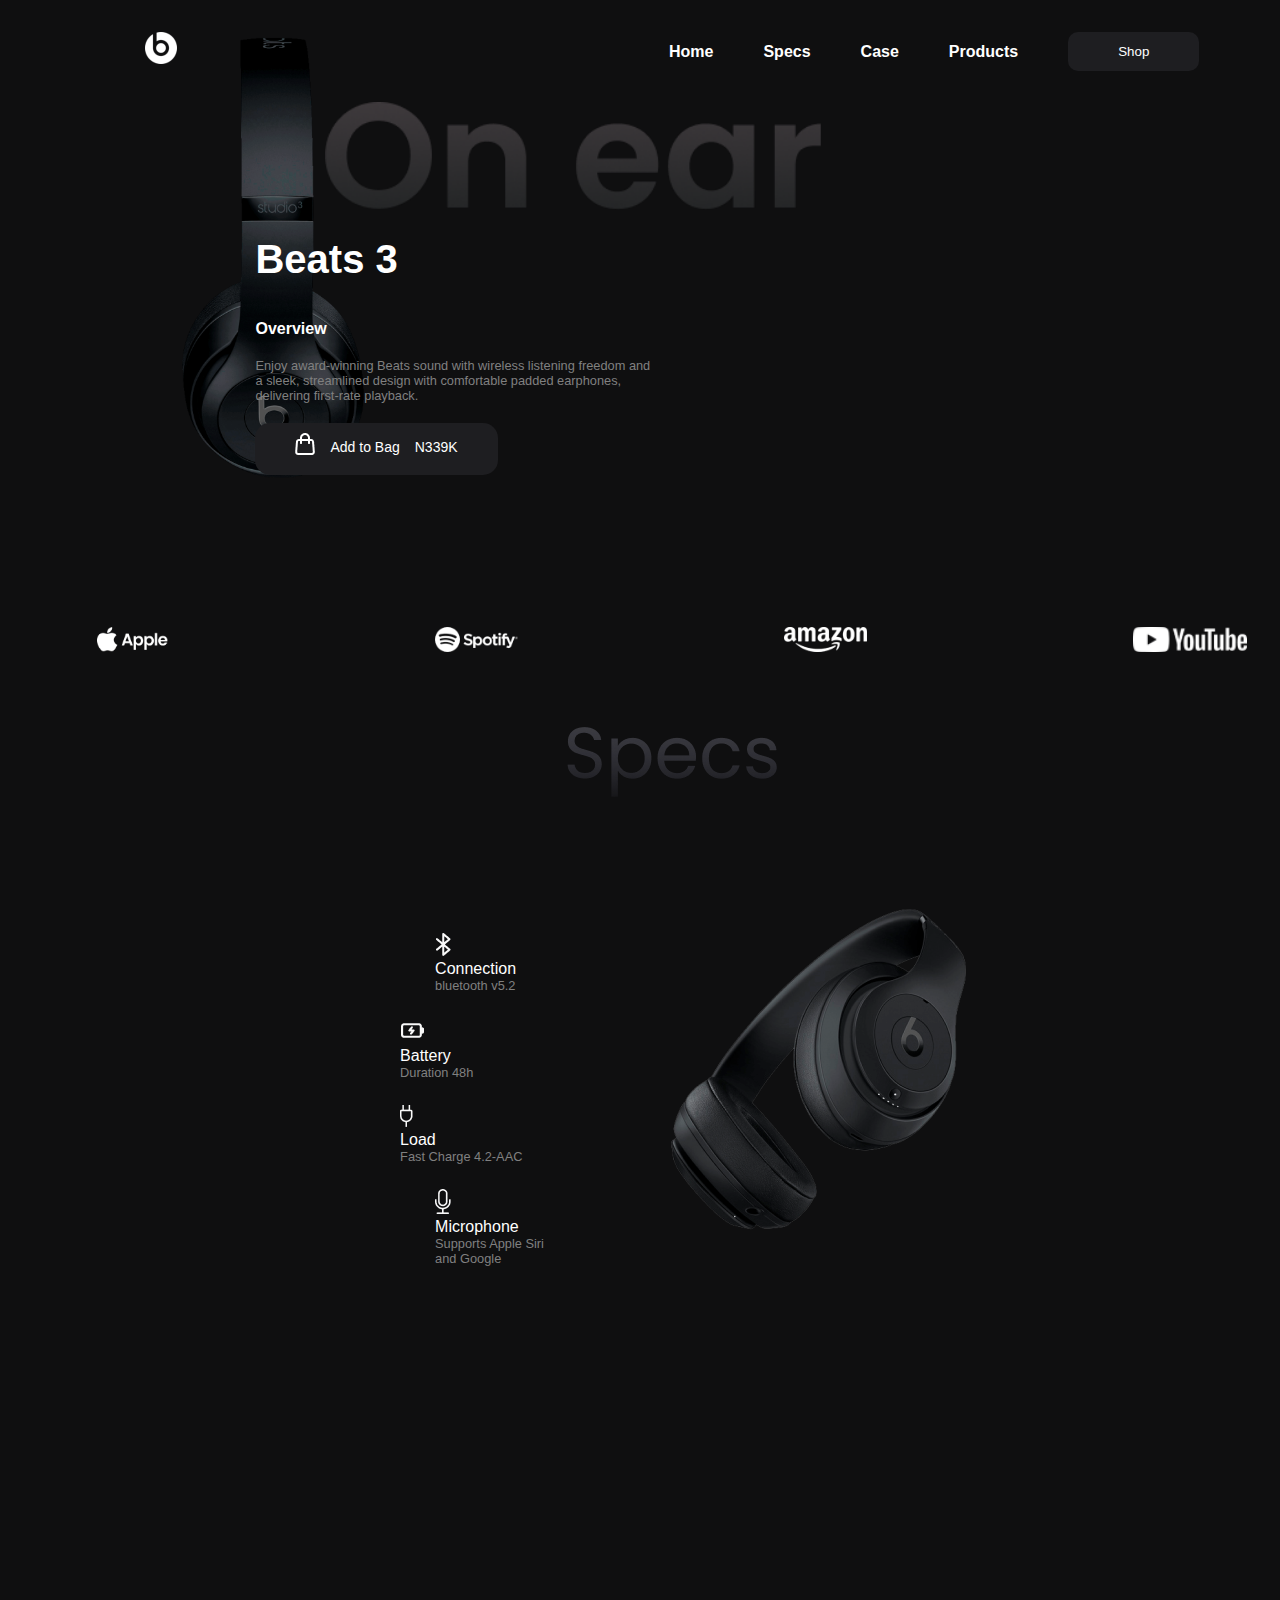
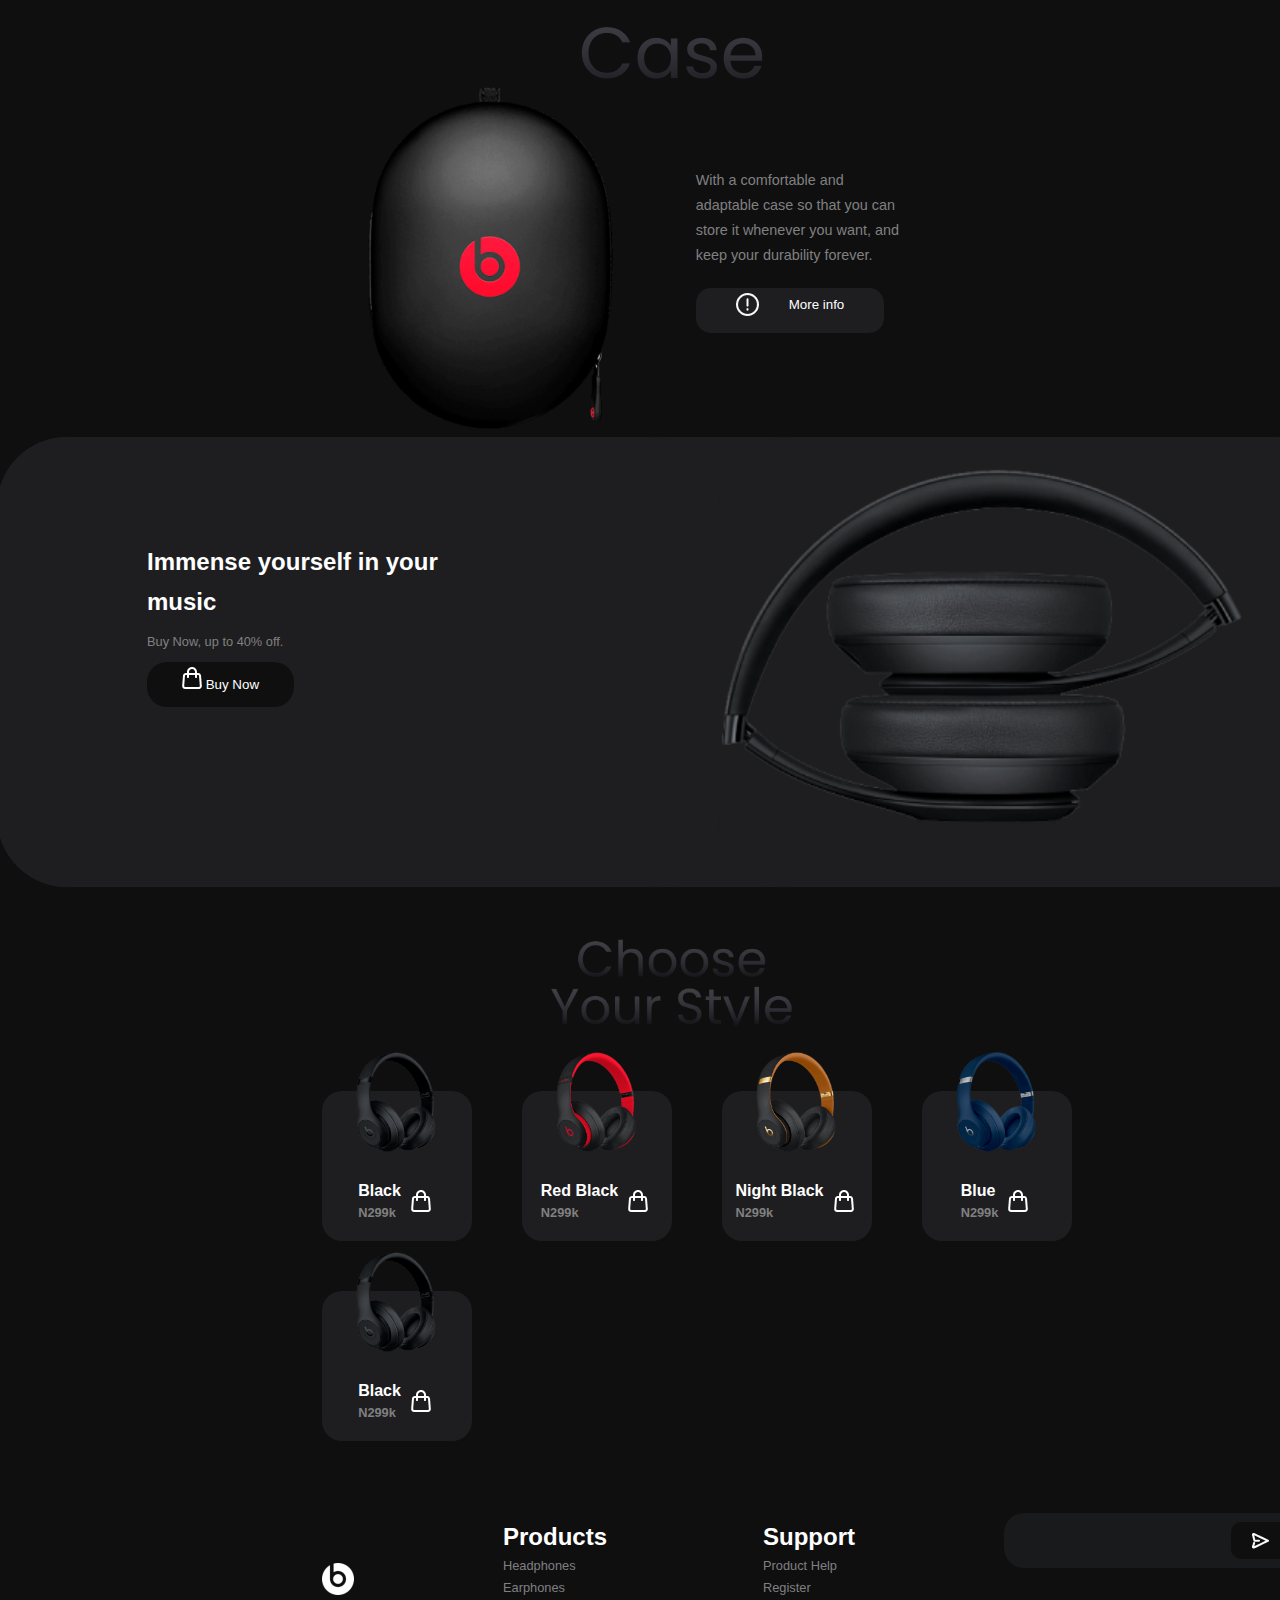
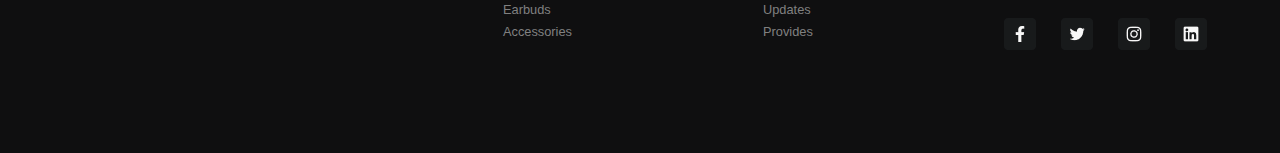
<file: main_page_assignment/Beats/index.html>
<!DOCTYPE html>
<html lang="en">
<head>
    <meta charset="UTF-8">
    <meta http-equiv="X-UA-Compatible" content="IE=edge">
    <meta name="viewport" content="width=device-width, initial-scale=1.0">
    <title>Document</title>

    <!-- css  -->
    <link rel="stylesheet" href="./style.css">
</head>
<body>
  
        
        





<!-- header (front section)  -->
    <header>
        <nav>
            <div class="navigation">



                <div class="nav-logo">
                    <img src="./Photos/beatsLogo.png" alt="beats-logo">
                </div>
        
                <div class="navHeadphoneImg">
                    <img src="./Photos/mainImage.png" alt="navHeadphoneImg">
                </div>

                <div class="nav-list">
                    <ul >
                        <li>Home</li>
                        <li>Specs</li>
                        <li>Case</li>
                        <li>Products</li>
                        <li class="nav-list-button"><button>Shop</button></li>
                    </ul>
                </div>


            </div>
        </nav>

        <section>
            <div class="onear"><img class="onear-img" src="./Photos/onEar.png" alt="onEar"></div>


            <div class="product-name"><h1>Beats 3</h1><br><h3>Overview</h3></div>

            <div class="product-description"><p><h5>Enjoy award-winning Beats sound with 
                wireless listening freedom and <br>a sleek, 
                streamlined design with comfortable 
                padded earphones,<br> delivering first-rate
                playback.</h5></p></div>

                <div class="product-buy-button">
                    <button> 
                        <img src="./Icons/shoppingBag.png" alt=""> Add to Bag <p class="model">N339K</p>
                    </button>
                </div>


              

        </section>

      
    </header>


    <!-- main section  -->

    <main>
        <div class="main-section" >


            <!-- social media  -->
            <div class="social-media-logos">
                <img src="./Photos/appleLogo.png" alt="appleLogo">
                <img src="./Photos/spotifyLogo.png" alt="spotifyLogo">
                <img src="./Photos/amazonLogo.png" alt="amazonLogo">
                <img src="./Photos/youtubeLogo.png" alt="youtubeLogo">
            </div>







            <!-- specs  -->

            <div class="main-section specs ">
                <div class="spec-img"><img src="./Icons/specsLogo.png" alt=""></div>
    
              <div class="specs-menu">

                  <!-- specs left    -->
    
                  <div class="specs-left">
    
                    <div  id="spec-list-arc" class="spec-left-logo "><img src="./Icons/bluetooth.png" alt="">
                        <h3>Connection</h3>
                        <h5>bluetooth v5.2 </h5>
                    </div>
                    

                    <div class="spec-left-logo  "><img src="./Icons/battery.png" alt="battery">
                        <h3>Battery</h3>
                        <h5>Duration 48h </h5>
                    </div>
                    
                    <div class="spec-left-logo "><img src="./Icons/charger.png" alt="charger">
                        <h3>Load</h3>
                        <h5>Fast Charge 4.2-AAC </h5>
                    </div>
                    
                    <div  id="spec-list-arc"  class="spec-left-logo"><img src="./Icons/mic.png" alt="microphone">
                        <h3>Microphone</h3>
                        <h5>Supports Apple Siri <br>and Google </h5>
                    </div>
                    
                    
                </div>
    
                <!-- specs right  -->
            <div class="specs-right-img"><img src="./Photos/specsImage.png" alt=""></div>
            </div>
              </div>

            <!-- case  -->
            <div class="main-section case">

                <div class="case-img">
                    <img src="./Icons/caseLogo.png" alt="caseLogo">
                </div>

               <div class="case parallel">

                 <!-- case left  -->
                 <div class="case-left">
                    <img src="./Photos/caseImage.png" alt="caseImage">
                </div>


                <!-- case right  -->

                <div class="case-right">

                    <div class="case-para">
                        <p><h5> With a comfortable
                            and <br> adaptable
                            case so that you
                            can <br> store it
                            whenever you want,
                            and <br> keep your
                            durability forever.</h5></p>
                    </div>
    
                    <div class="case-button"><button><img src="./Icons/group.png" alt="">More info</button></div>
    
                </div>
               </div>


                <!-- case bottom  -->

                <div class="case-bottom ">

                    <div class="case-bottom container">
                        <div class="container left">
                            <h2>Immense yourself in your <br>music</h2>
    
                            <h5>Buy Now, up to 40% off.</h5>
    
                            <button id="buynow-button"> <img src="./Icons/shoppingBag.png" alt=""> Buy Now</button>
    
                    
                        </div>



                        <div class="container right"><img src="./Photos/buyNowSectionImage.png" alt=""></div>
                    </div>
                </div>




                

                



            </div>



            <!-- choose your style  -->

            <div class="main-section choose-your-style">

                <div class="choose-your-style-img"><img src="./Icons/productLogo.png" alt=""></div>


                <div class="cards">

                    <div class="card-items">
                        <img class="card-headpones" src="./Photos/black.png" alt="">
                        <div class="card-info">
                            <div >
                                <h3>Black</h3> 
                            <h5>N299k</h5>
                            </div>
                            <img src="./Icons/shoppingBag.png" alt="">
                        </div>
                    </div>

                    <div class="card-items">
                        <img class="card-headpones" src="./Photos/redBlack.png" alt="">
                        <div class="card-info">
                           <div> <h3>Red Black</h3>
                            <h5>N299k</h5></div>
                            <img src="./Icons/shoppingBag.png" alt="">
                        </div>
                    </div>


                    <div class="card-items">
                        <img class="card-headpones" src="./Photos/nightBlack.png" alt="">
                        <div class="card-info">
                            <div><h3>Night Black</h3>
                                <h5>N299k</h5></div>
                            <img src="./Icons/shoppingBag.png" alt="">
                        </div>
                    </div>



                    <div class="card-items">
                        <img class="card-headpones" src="./Photos/blue.png" alt="">
                        <div class="card-info">
                            <div><h3>Blue</h3>
                                <h5>N299k</h5></div>
                            <img src="./Icons/shoppingBag.png" alt="">
                        </div>
                    </div>




                    <div class="card-items">
                        <img class="card-headpones" src="./Photos/black.png" alt="">
                        <div class="card-info">
                            <div><h3>Black</h3>
                                <h5>N299k</h5></div>
                            <img src="./Icons/shoppingBag.png" alt="">
                        </div>
                    </div>




                </div>

                    
            </div>




            

            


        </div>
    </main>



    <!-- footer   -->

    <footer>
        <div class="footer">

            <div class="footer-logo">
                <img src="./Photos/beatsLogo.png" alt="beats-logo">
            </div>

            <div class="footer-list ">
                <ul class="products-list">
                    <li> <h2> Products</h2></li>
                    <li> <h5>Headphones</h5></li>
                    <li> <h5>Earphones</h5></li>
                    <li> <h5>Earbuds</h5></li>
                    <li> <h5>Accessories</h5></li>
                </ul>
            </div>


            <div class="footer-list">
                <ul class="Support-list">
                    <li> <h2>Support</h2></li>
                    <li> <h5> Product Help</h5></li>
                    <li> <h5>Register</h5></li>
                    <li> <h5>Updates</h5></li>
                    <li> <h5>Provides</h5></li>
                </ul>
            </div>


            <div class="social">


                 <div class="subscribe">

                    <label for="subscribe"><img src="./Icons/rightArrow.png" alt=""> Subscribe</label>
                <input type="email" name="email" id="subscribe">
                 </div>

                 <div class="social-link">
                    <img src="./Icons/facebook.png" alt="fb">
                    <img src="./Icons/twitter.png" alt="twitter">
                    <img src="./Icons/instagram.png" alt="insta">
                    <img src="./Icons/linkedin.png" alt="linkedin">

                    
                </div>

               


            </div>

            <div class="up-arrow">
                <img src="./Icons/upArrow.png" alt="">
            </div>



        </div>

    </footer>



    


    
</body>
</html>
</file>
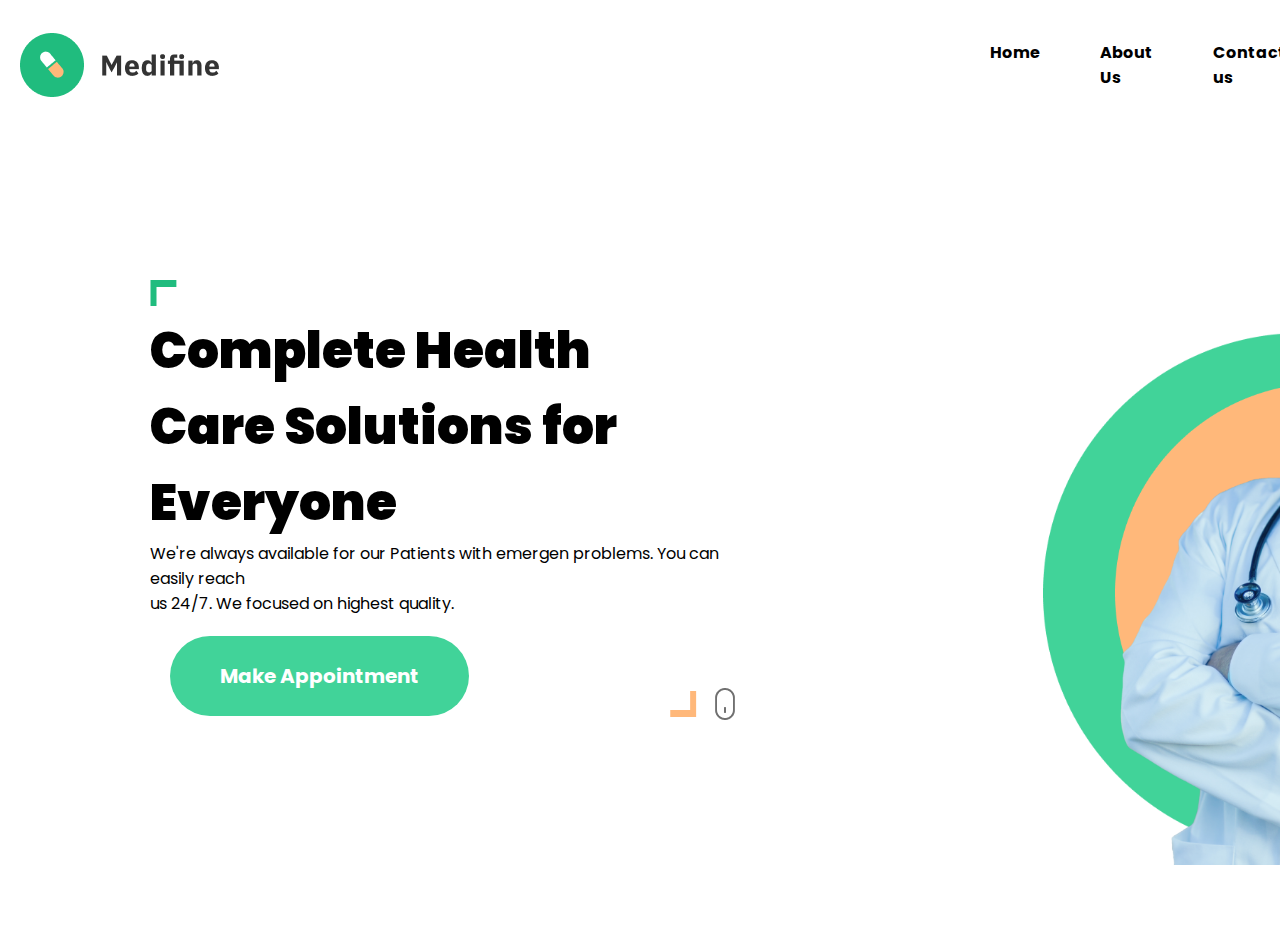
<file: main_page_assignment/Multi-Page Website/index.html>
<!DOCTYPE html>
<html lang="en">
<head>
    <meta charset="UTF-8">
    <meta http-equiv="X-UA-Compatible" content="IE=edge">
    <meta name="viewport" content="width=device-width, initial-scale=1.0">
    <title>Document</title>

    <!-- css file  -->

    <link rel="stylesheet" href="./style.css">


    <!-- fonts  -->
    <link rel="preconnect" href="https://fonts.googleapis.com">
<link rel="preconnect" href="https://fonts.gstatic.com" crossorigin>
<link href="https://fonts.googleapis.com/css2?family=Gloock&family=Inter&family=Mynerve&family=Poppins&display=swap" rel="stylesheet">
</head>
<body>
    <header>
        <div class="nav">
            <img src="./images/logo.png" alt="LOGO">

            <div class="nav nav_list">
                <ul>
                    <li><a href="./index.html">Home</a></li>
                    <li><a href="./aboutus.html">About Us</a></li>
                    <li><a href="./contactus.html">Contact us</a></li>
                </ul>
            </div>
        </div>
    </header>
     
     
    <main>
        <div class="left">
            <img src="./images/topAngle.png" alt="">

            <h1>Complete Health <br>
                Care Solutions for <br>
                Everyone</h1>

            <p>We're always available for our Patients with emergen problems. You can easily reach <br>
                us 24/7. We focused on highest quality.</p>

                <button>Make Appointment</button>

                <div class="arrow">
                    <img src="./images/bottomAngle.png" alt="">

                <img src="./images/mouse.png" alt="">
                </div>


        </div>

        <div class="right">

            <img id="greenbox" src="./images/greenBox.png" alt="">
            <img id="yellowbox" src="./images/yellowBox.png" alt="">

            <img id="doc_img" src="./images/doctor.png" alt="">
        </div>
    </main>
    

</body>
</html>
</file>
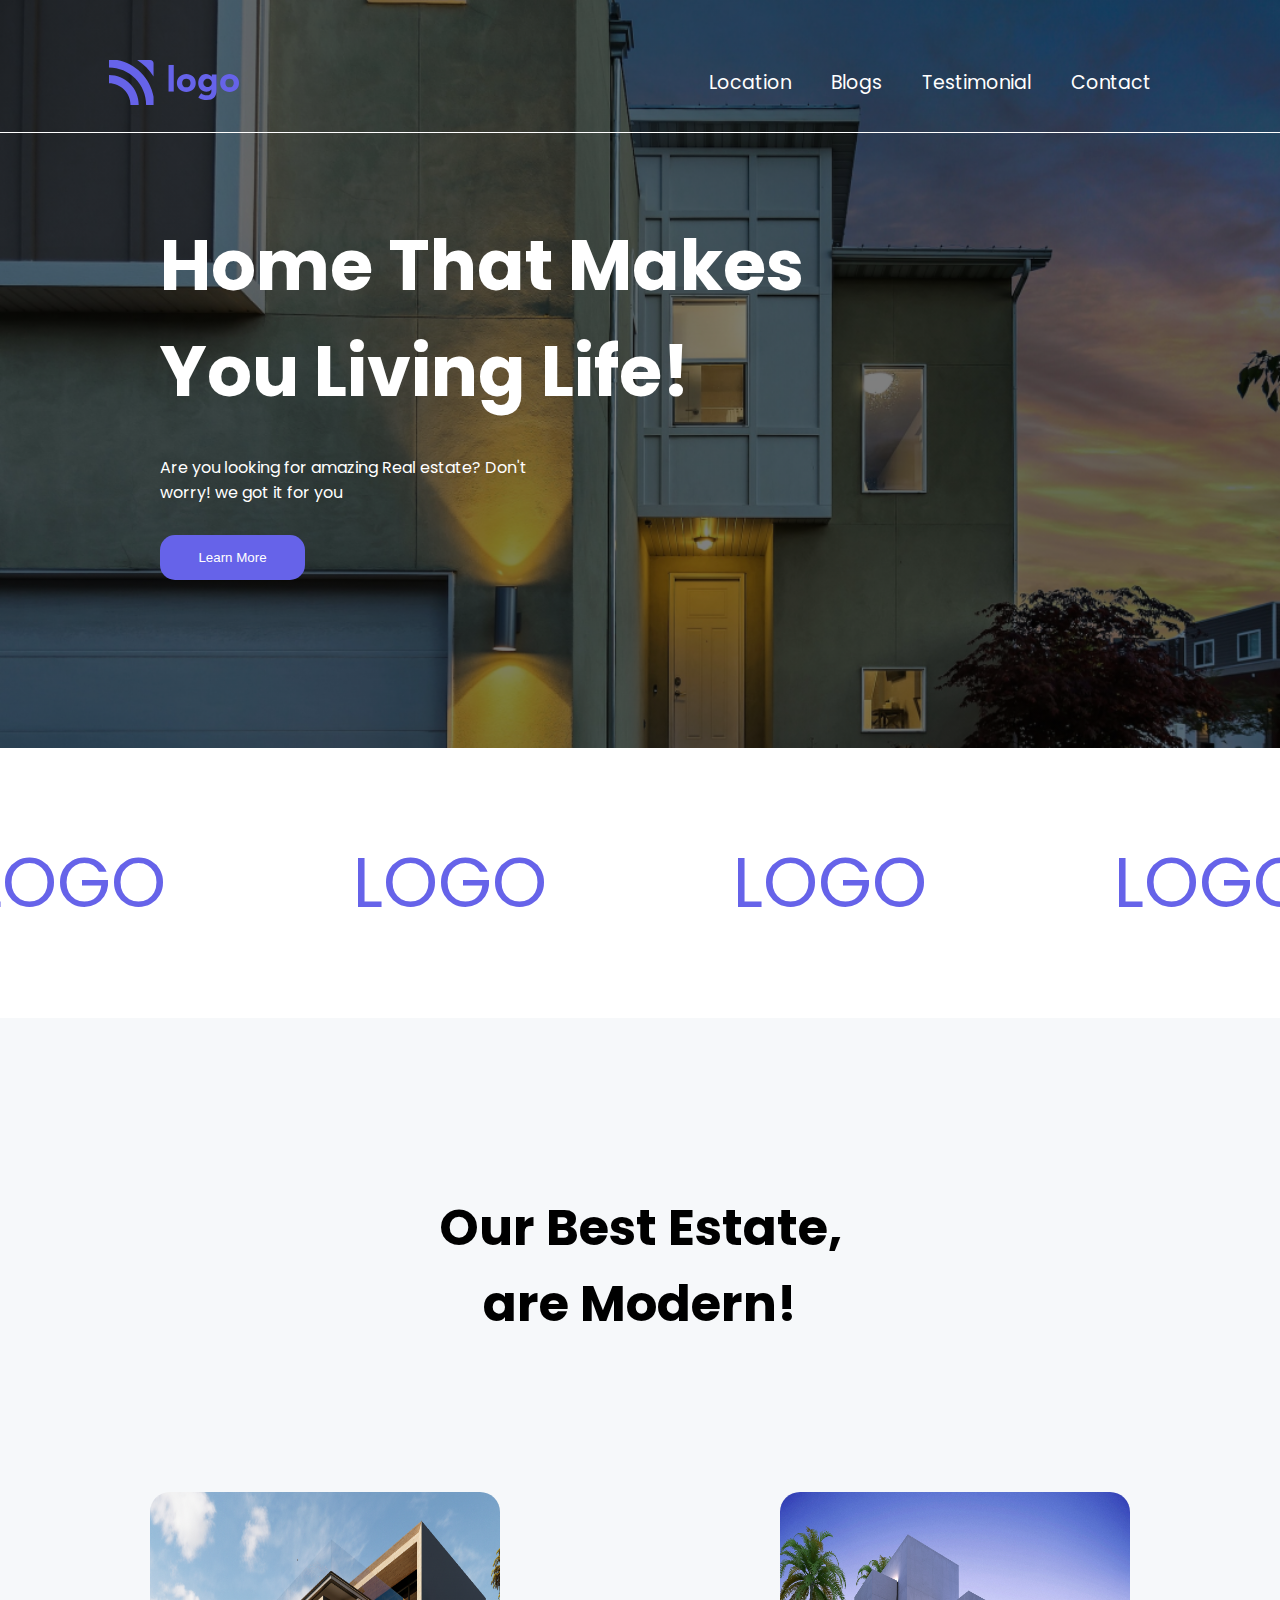
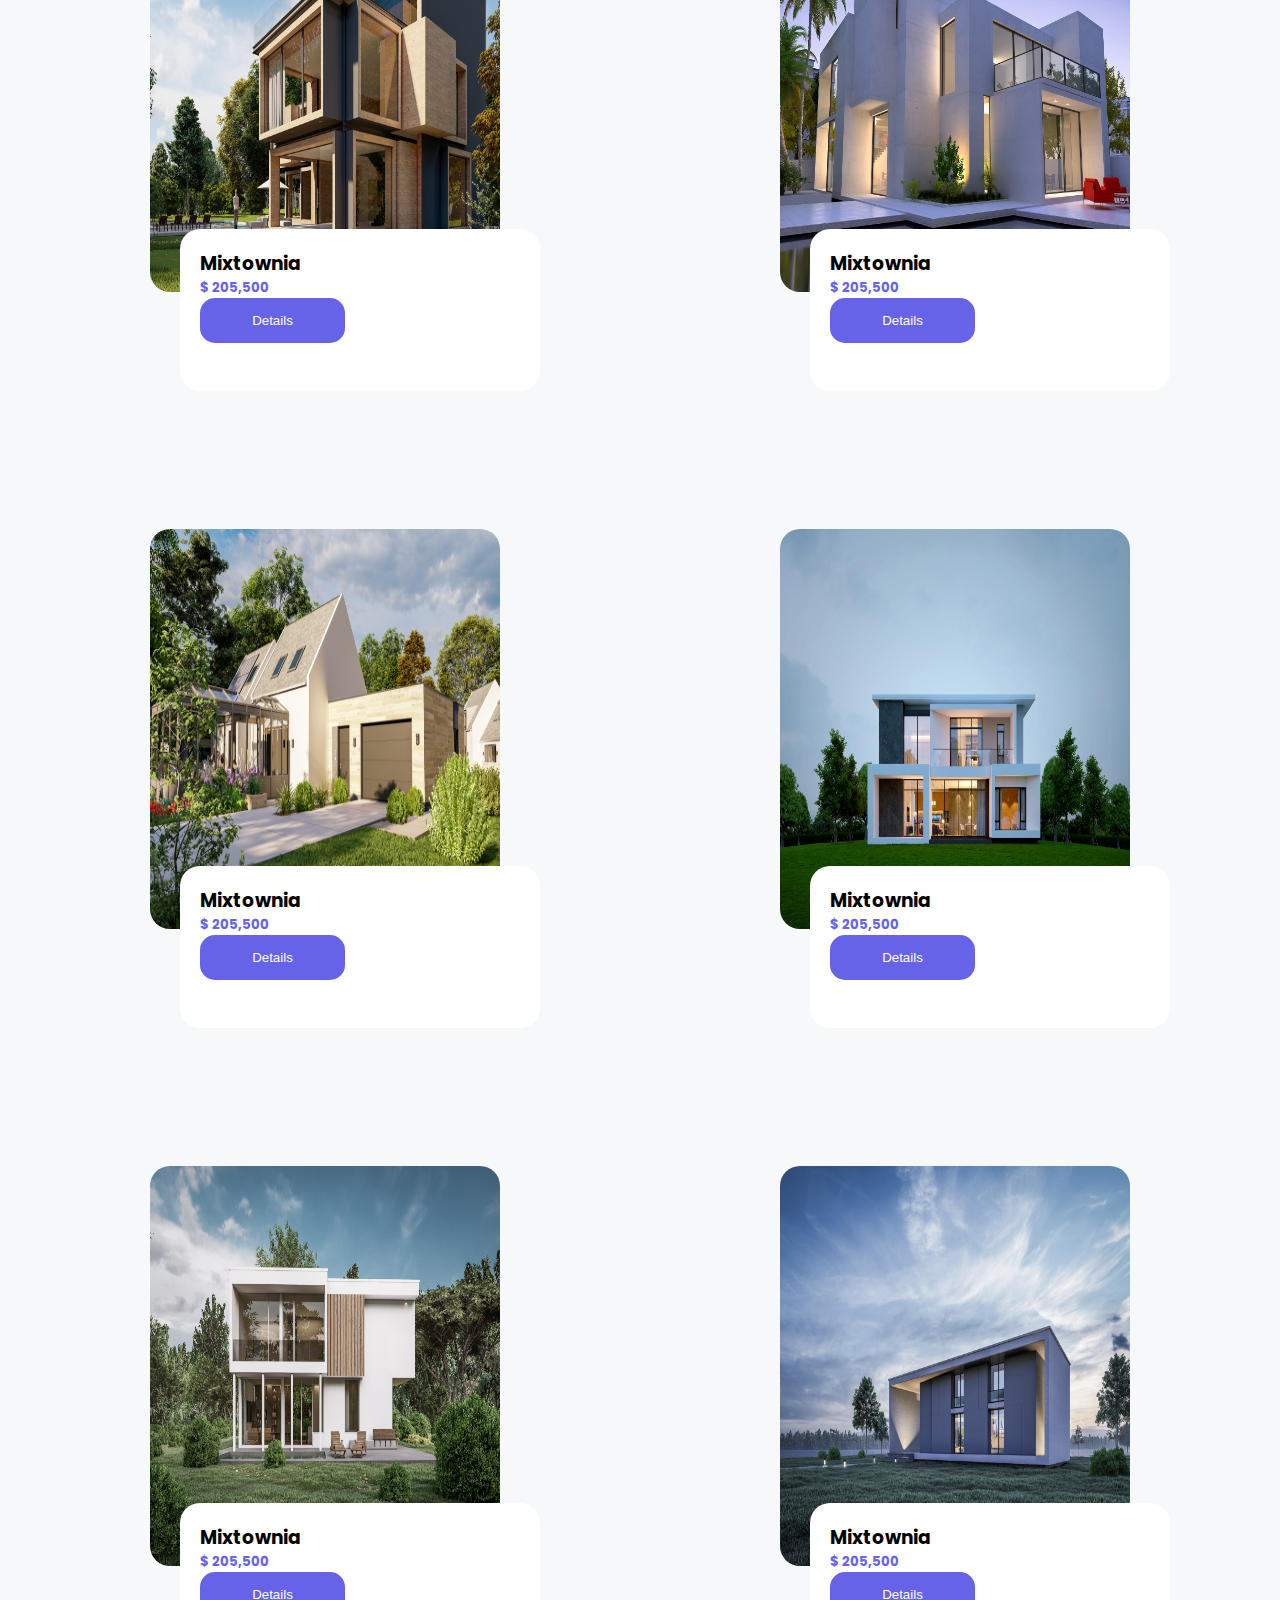
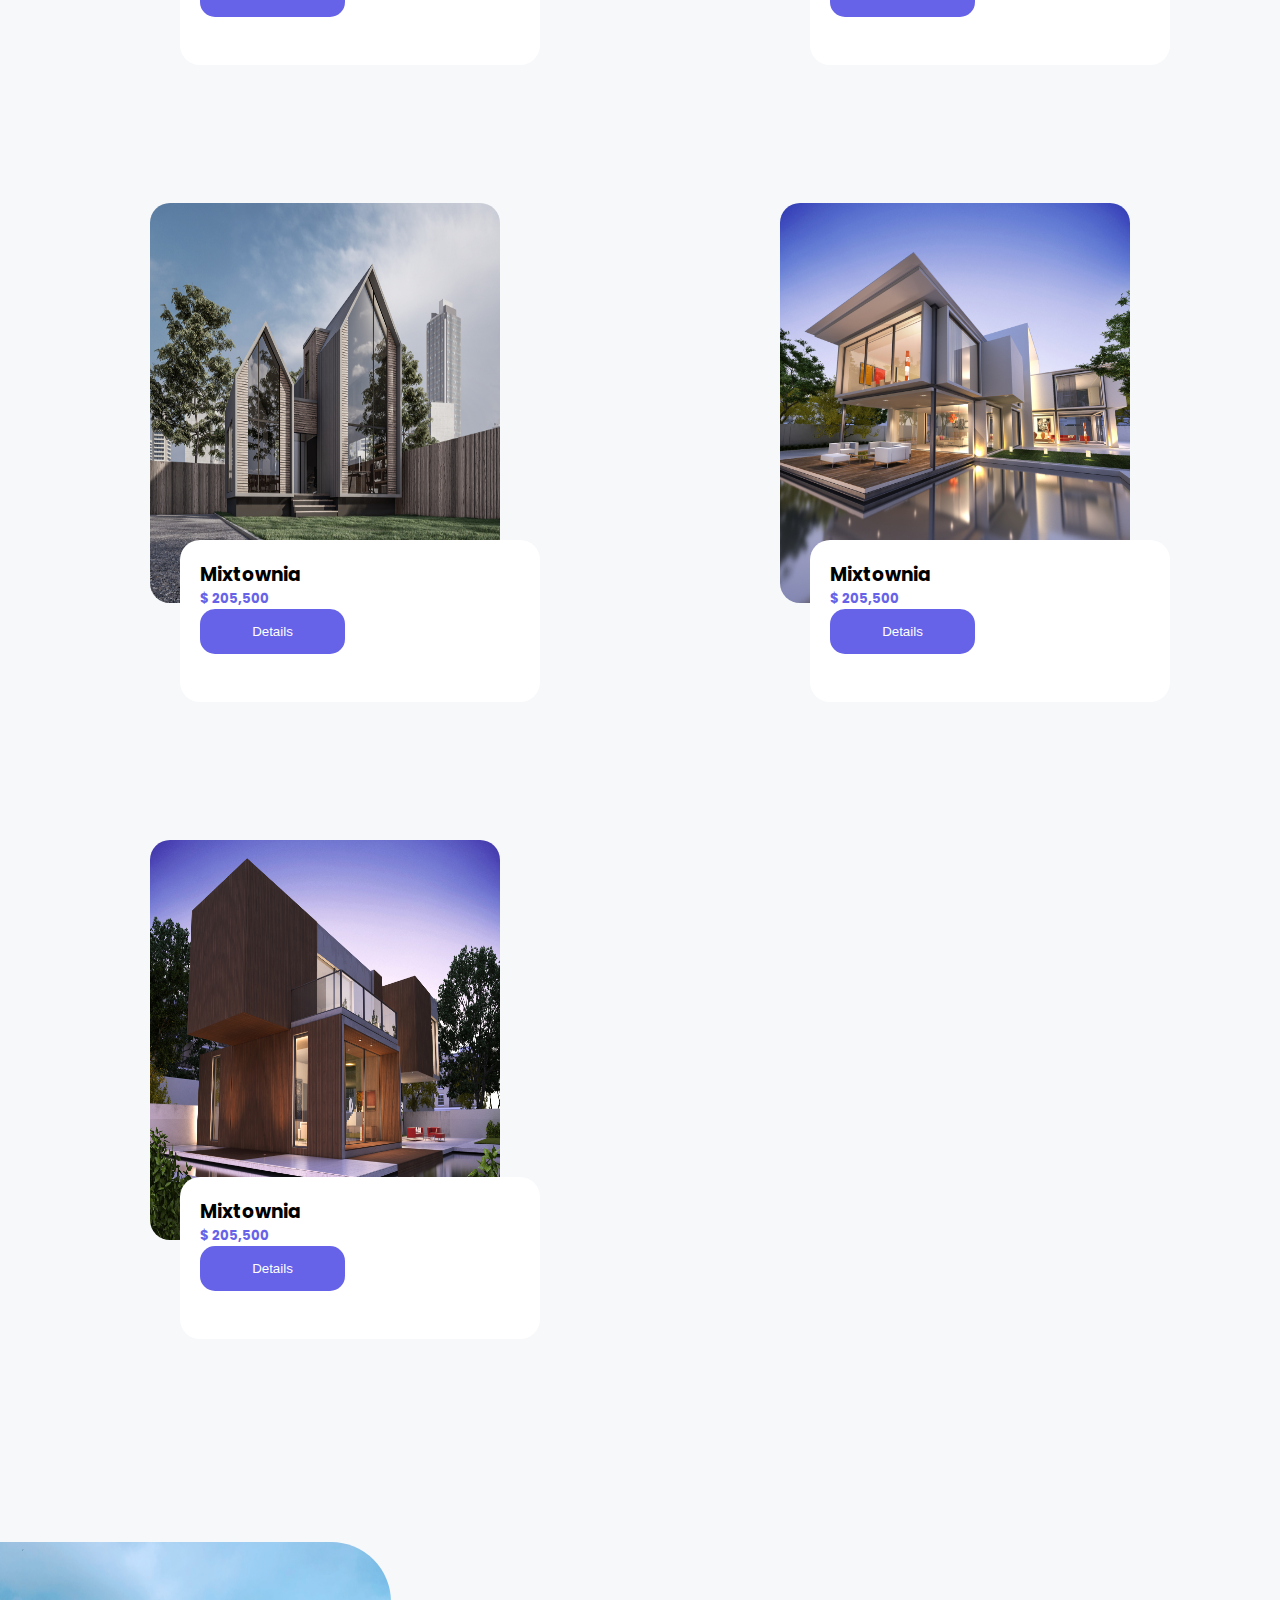
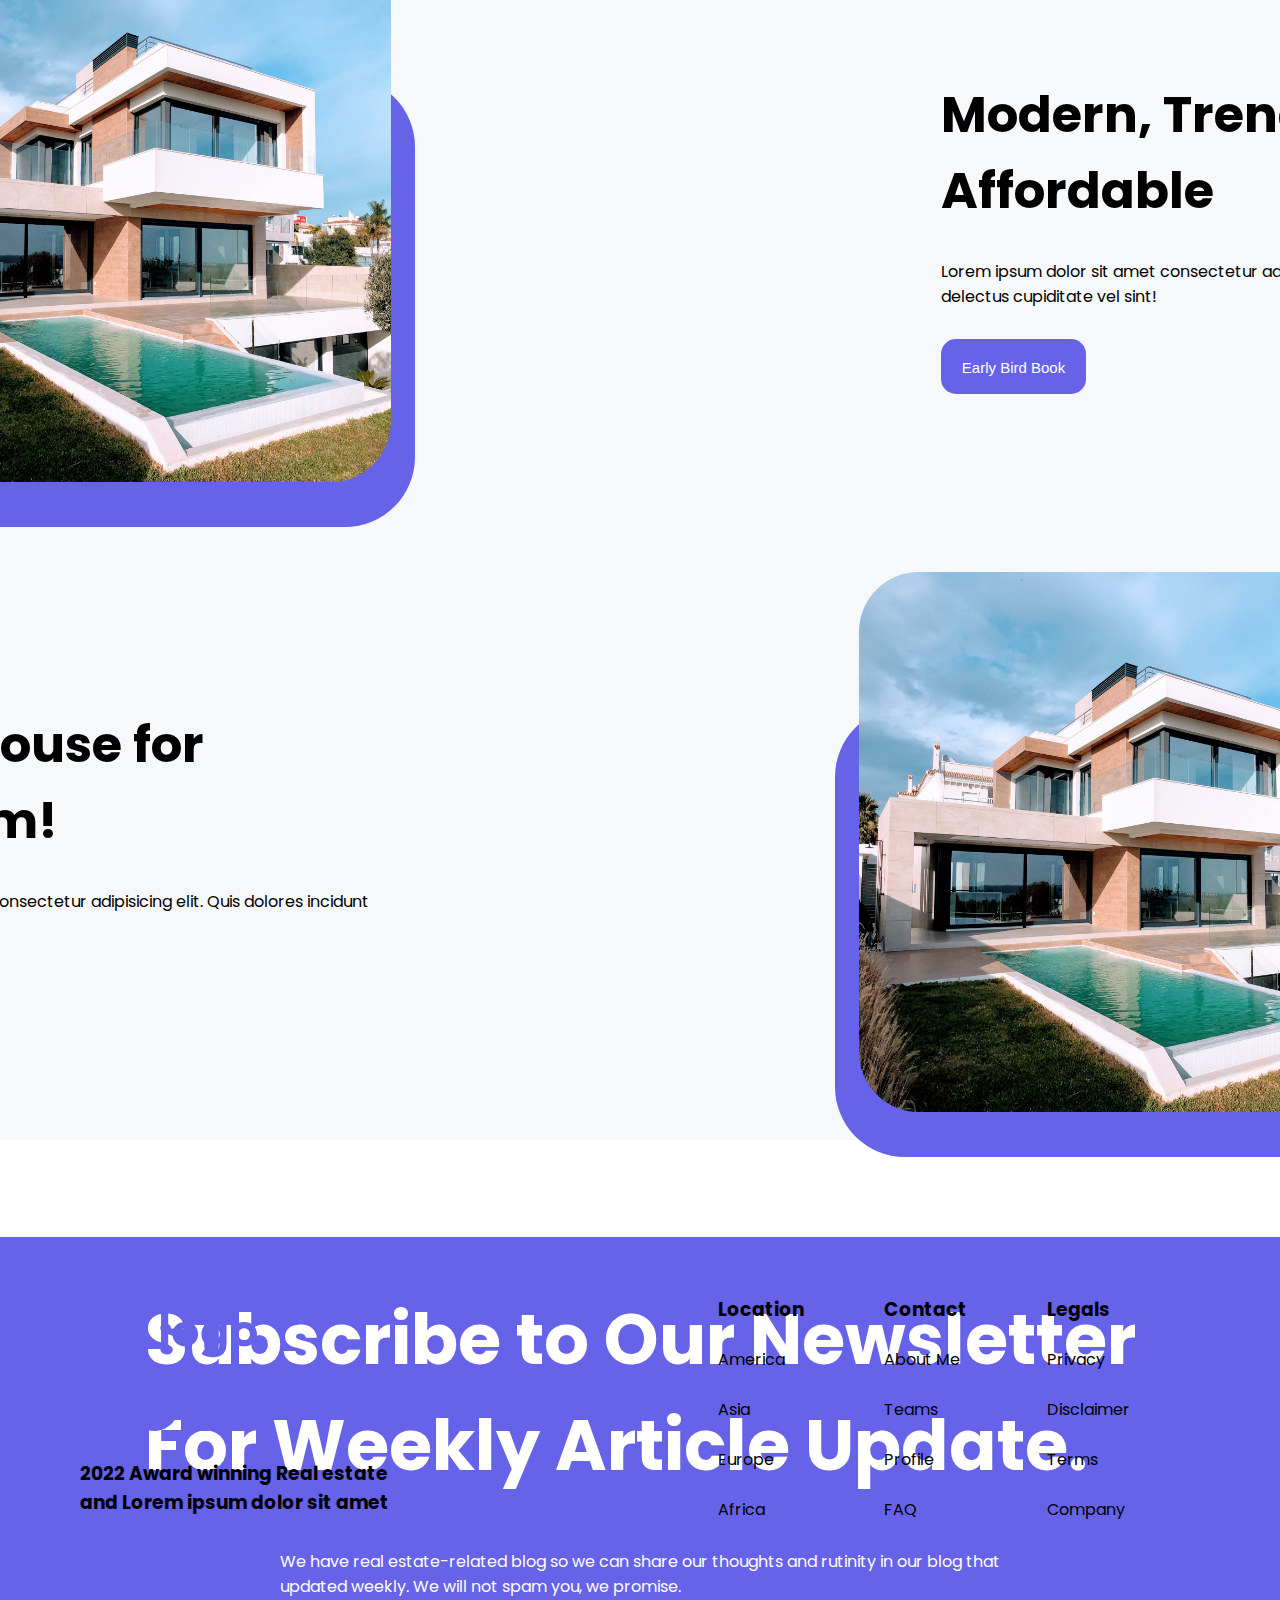
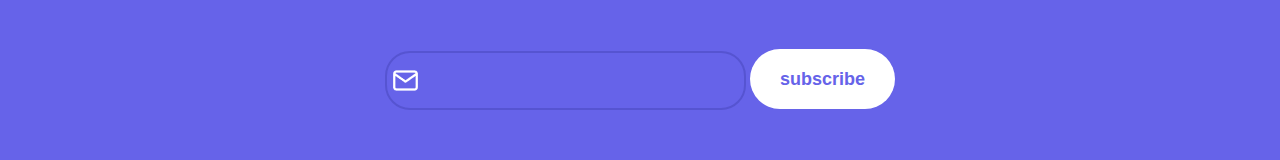
<file: main_page_assignment/Real Estate/index.html>
<!DOCTYPE html>
<html lang="en">
<head>
    <meta charset="UTF-8">
    <meta http-equiv="X-UA-Compatible" content="IE=edge">
    <meta name="viewport" content="width=device-width, initial-scale=1.0">
    <title>Document</title>
    
    <!-- css  -->
    <link rel="stylesheet" href="./style.css">


    <!-- fonts  -->
    <link rel="preconnect" href="https://fonts.googleapis.com">
    <link rel="preconnect" href="https://fonts.gstatic.com" crossorigin>
    <link href="https://fonts.googleapis.com/css2?family=Gloock&family=Inter&family=Mynerve&family=Poppins:wght@300&display=swap" rel="stylesheet">


<body>
 
    <header>
        <div class="header ">
            <div class="nav">
                <img  src="./Icons/Logo.svg" alt="logo">

                <div class="nav_list">
                    <ul class="nav_list">
                        <li> <a href="">Location</a> </li>
                        <li> <a href="">Blogs</a> </li>
                        <li> <a href="">Testimonial</a> </li>
                        <li> <a href="">Contact</a> </li>
                        
                    </ul>
                </div>
                
               

            </div>
            <div class="header_line"></div>

        </div>

    <div class="header_intro">
        <div><h1>Home That Makes <br> You Living Life!</h1> </div>
        <div><p>Are you looking for amazing Real estate? Don't <br>
            worry! we got it for you</p></div>
        <button>Learn More</button>
    </div>



    <div class="header_main">
        <div class="logo_box">

            <span>LOGO</span>
            <span>LOGO</span>
            <span>LOGO</span>
            <span>LOGO</span>
        </div>

        
    </div>
    </header> 


    <!-- MAIN SECTION  -->

    <main>


        <div class="card_heading"><h2>Our Best Estate,<br>
            are Modern!</h2></div>

        <div class="cards">
            
            <div class="card">

                <img src="./Photos/cardImage1.png" alt="cards">
                

                <div class="card_info">
                    <h3>Mixtownia</h3>
                    <h5>$ 205,500</h5>
                    <button>Details</button>
                </div>
            </div>

            <div class="card">

                <img src="./Photos/cardImage2.png" alt="cards">
                

                <div class="card_info">
                    <h3>Mixtownia</h3>
                    <h5>$ 205,500</h5>
                    <button>Details</button>
                </div>
            </div>


            <div class="card">

                <img src="./Photos/cardImage3.png" alt="cards">
                

                <div class="card_info">
                    <h3>Mixtownia</h3>
                    <h5>$ 205,500</h5>
                    <button>Details</button>
                </div>
            </div>



            <div class="card">

                <img src="./Photos/cardImage4.png" alt="cards">
                

                <div class="card_info">
                    <h3>Mixtownia</h3>
                    <h5>$ 205,500</h5>
                    <button>Details</button>
                </div>
            </div>


            <div class="card">

                <img src="./Photos/cardImage5.png" alt="cards">
                

                <div class="card_info">
                    <h3>Mixtownia</h3>
                    <h5>$ 205,500</h5>
                    <button>Details</button>
                </div>
            </div>



            <div class="card">

                <img src="./Photos/cardImage6.png" alt="cards">
                

                <div class="card_info">
                    <h3>Mixtownia</h3>
                    <h5>$ 205,500</h5>
                    <button>Details</button>
                </div>
            </div>



            <div class="card">

                <img src="./Photos/cardImage7.png" alt="cards">
                

                <div class="card_info">
                    <h3>Mixtownia</h3>
                    <h5>$ 205,500</h5>
                    <button>Details</button>
                </div>
            </div>



            <div class="card">

                <img src="./Photos/cardImage8.png" alt="cards">
                

                <div class="card_info">
                    <h3>Mixtownia</h3>
                    <h5>$ 205,500</h5>
                    <button>Details</button>
                </div>
            </div>



            <div class="card">

                <img src="./Photos/cardImage9.png" alt="cards">
                

                <div class="card_info">
                    <h3>Mixtownia</h3>
                    <h5>$ 205,500</h5>
                    <button>Details</button>
                </div>
            </div>


        
        </div>


        <div class="below_cards">
            <div class="below_left">
                <div class="img_cont">
                    <div class="img_border">
                        
                    </div>    
                </div>

            </div>
            <img  id="below_left_img" src="./Photos/featuresImage1.png" alt="featureimage">



            <div class="below_right">
                <h2>Modern, Trendy, <br>    
                    Affordable</h2>

                    <p style="color: black;">Lorem ipsum dolor sit amet consectetur adipisicing elit. Quis dolores incidunt <br> delectus cupiditate vel sint! </p>

                    <button>Early Bird Book</button>
                
            </div>
        </div>


        <div class="below_cards below_cards1">
            <div class="below_left">
                <div class="img_cont">
                    <div class="img_border">
                        
                    </div>    
                </div>

            </div>
            <img  id="below_left_img" src="./Photos/featuresImage1.png" alt="featureimage">



            <div class="below_right">
                <h2>Unique House for <br>
                    Long Term!</h2>

                    <p style="color: black;">Lorem ipsum dolor sit amet consectetur adipisicing elit. Quis dolores incidunt <br> delectus cupiditate vel sint! </p>

                    <button>Early Bird Book</button>
                
            </div>
        </div>


        <div class="subscribe">
            <h1>Subscribe to Our Newsletter <br>
                For Weekly Article Update.</h1>
            <p>We have real estate-related blog so we can share our thoughts and rutinity in our blog that <br>
                updated weekly. We will not spam you, we promise.</p>
                <div class="emialsubs">

                    <input type="email" name="email" id="subscribe" title="1234@gmail.com">
                    <label for="subscribe" ><button>subscribe</button></label>
                    
                 </div>
        </div>

        
    </main>


    <footer>
        <div class="footer_left">

            <img src="./Icons/Logo.svg" alt="">

            <div class="social_img">
                <img src="./Icons/facebook.png" alt=""><img src="./Icons/twitter.png" alt=""><img src="./Icons/instagram.png" alt="">
            </div>

            <h3>2022 Award winning Real estate <br>
                and Lorem ipsum dolor sit amet</h3>
        </div>


        <div class="footer_right">
            <ul>
                <li><h3>Location</h3></li>
                <li>America</li>
                <li>Asia</li>
                <li>Europe</li>
                <li>Africa</li>
            </ul>

            <ul>
                <li><h3>Contact</h3></li>
                <li>About Me</li>
                <li>Teams</li>
                <li>Profile</li>
                <li>FAQ</li>
            </ul>


            <ul>
                <li><h3>Legals</h3></li>
                <li>Privacy</li>
                <li>Disclaimer</li>
                <li>Terms</li>
                <li>Company</li>
            </ul>
        </div>
    </footer>

   
    
</body>
</html>
</file>
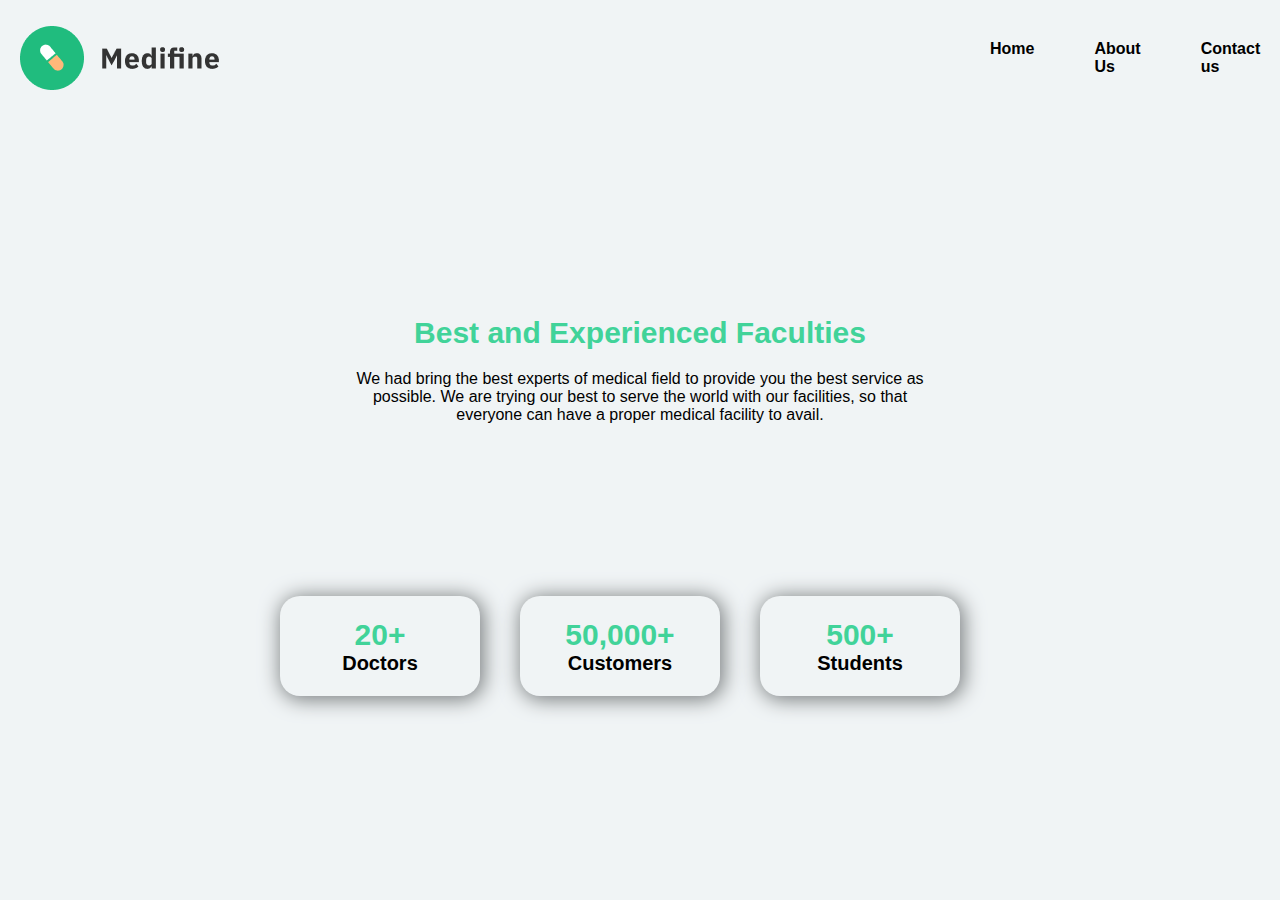
<file: main_page_assignment/Multi-Page Website/aboutus.html>
<!DOCTYPE html>
<html lang="en">
<head>
    <meta charset="UTF-8">
    <meta http-equiv="X-UA-Compatible" content="IE=edge">
    <meta name="viewport" content="width=device-width, initial-scale=1.0">
    <title>Document</title>

    <link rel="stylesheet" href="./style.css">
</head>
<body class="aboutus_body">
    <!-- header  -->
    <header>
        <div class="nav">
            <img src="./images/logo.png" alt="LOGO">

            <div class="nav nav_list">
                <ul>
                    <li><a href="./index.html">Home</a></li>
                    <li><a href="./aboutus.html">About Us</a></li>
                    <li><a href="./contactus.html">Contact us</a></li>
                </ul>
            </div>
        </div>
    </header>

    <div class="intro">
        <div class="intro ">
            <span>Best and Experienced Faculties</span>

            <p class="aboutus">We had bring the best experts of medical field to provide you the best service as <br>
                possible. We are trying our best to serve the world with our facilities, so that <br>
                everyone can have a proper medical facility to avail.</p>
        </div>

          
        <div class="intro_spec">
            <div class="intro_cards"><span>20+</span>
            <h2>Doctors</h2>
            </div>
            
            <div class="intro_cards"><span>50,000+</span>
                <h2>Customers</h2>
            </div>
            
                
                <div class="intro_cards"><span>500+</span>
                    <h2>Students</h2>
                </div>
        </div>




    </div>



      
    

</body>
</html>
</file>
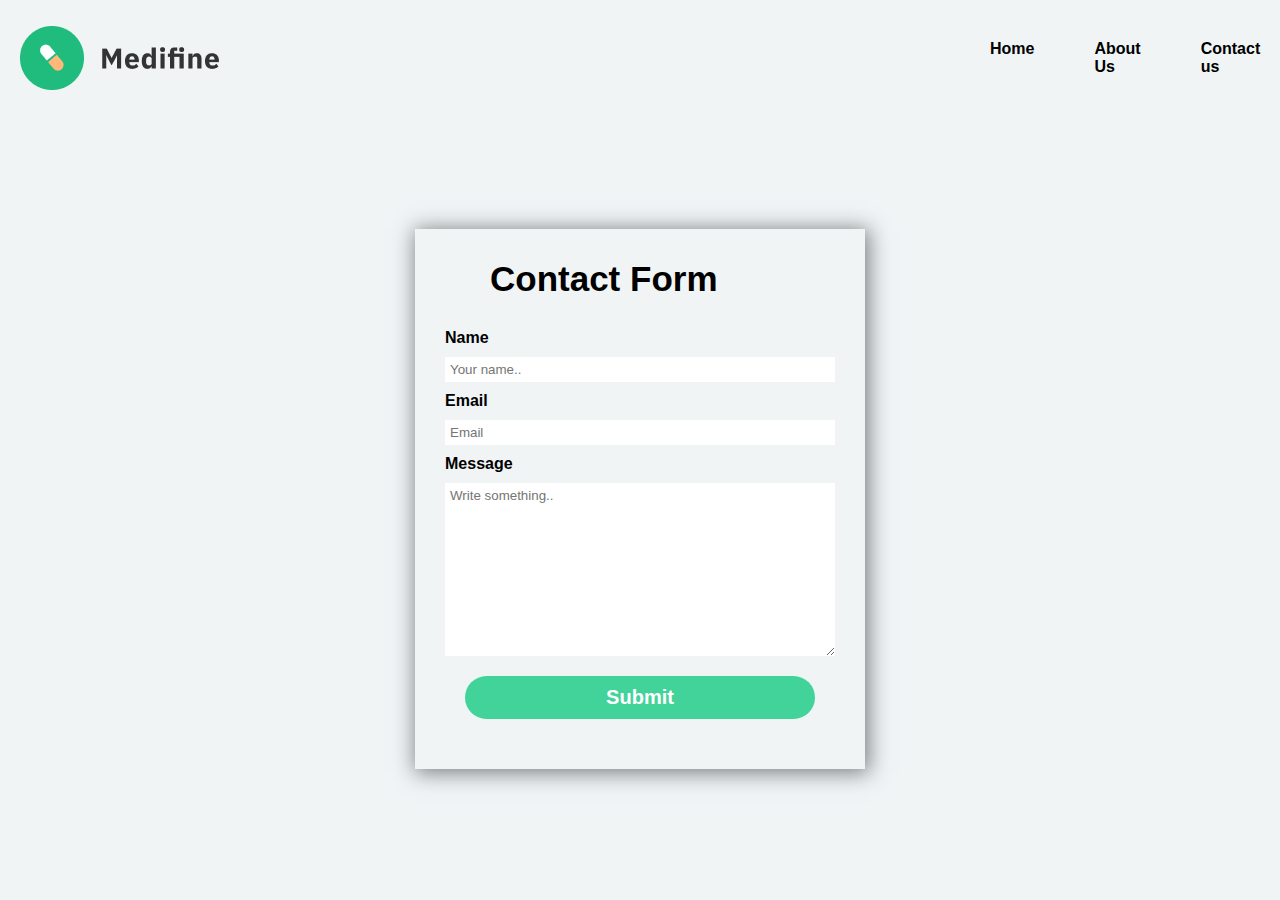
<file: main_page_assignment/Multi-Page Website/contactus.html>
<!DOCTYPE html>
<html lang="en">
<head>
    <meta charset="UTF-8">
    <meta http-equiv="X-UA-Compatible" content="IE=edge">
    <meta name="viewport" content="width=device-width, initial-scale=1.0">
    <title>Document</title>

    <link rel="stylesheet" href="./style.css">
</head>
<body id="contactus_body">
     
    <header>
        <div class="nav">
            <img src="./images/logo.png" alt="LOGO">

            <div class="nav nav_list">
                <ul>
                    <li><a href="./index.html">Home</a></li>
                    <li><a href="./aboutus.html">About Us</a></li>
                    <li><a href="./contactus.html">Contact us</a></li>
                </ul>
            </div>
        </div>
    </header>

    <div class="formcontainer">
        

            <form action="">

                <h1>Contact Form</h1>
                

                <label for="fname"> Name</label>
                <input type="text" id="fname" name="firstname" placeholder="Your name..">
            
            
                <label for="email">Email</label>
                <input type="email" name="email" id="email" placeholder="Email">
                
            
                <label for="subject">Message</label>
                <textarea id="subject" name="subject" placeholder="Write something.." style="height:200px"></textarea>
            
                <input id="contactus_Submit" type="submit" value="Submit">
            
              



        </form>
    </div>


</body>
</html>
</file>
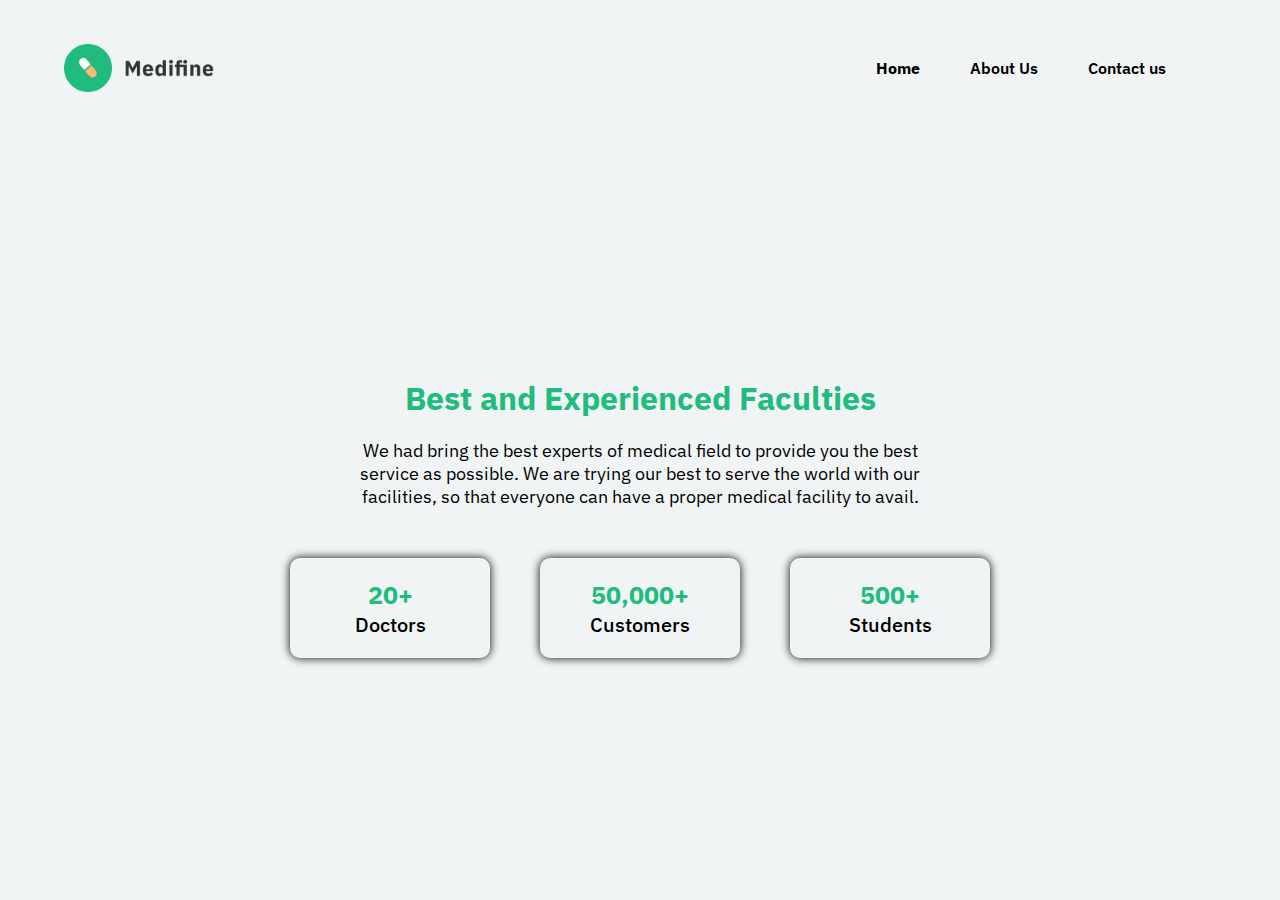
<file: main_page_assignment/Multi-Page Website/about/about.html>
<!DOCTYPE html>
<html lang="en">
  <head>
    <meta charset="UTF-8" />
    <meta http-equiv="X-UA-Compatible" content="IE=edge" />
    <meta name="viewport" content="width=device-width, initial-scale=1.0" />
    <title>Hospital Page</title>

    <!-- adding the google font -->
    <link rel="preconnect" href="https://fonts.googleapis.com" />
    <link rel="preconnect" href="https://fonts.gstatic.com" crossorigin />
    <link
      href="https://fonts.googleapis.com/css2?family=IBM+Plex+Sans:wght@200;300;400;500;600;700&family=Poppins:wght@200;300;400;500;600;700;800;900&display=swap"
      rel="stylesheet"
    />

    <!-- adding the css file -->
    <link rel="stylesheet" href="./about.css" />
  </head>

  <body>
    <!-- creating the navigation menu -->
    <nav>
      <img src="../images/logo.png" alt="logo" />
      <a href="/"></a>
      <ul>
        <li><a href="/">Home</a></li>
        <li><a href="/about/about.html">About Us</a></li>
        <li><a href="/contact/contact.html">Contact us</a></li>
      </ul>
    </nav>

    <!-- creating the main section -->
    <main>
      <!-- adding the hospital details -->
      <div class="hospitalDescription">
        <h1>Best and Experienced Faculties</h1>
        <p>
          We had bring the best experts of medical field to provide you the best
          service as possible. We are trying our best to serve the world with
          our facilities, so that everyone can have a proper medical facility to
          avail.
        </p>
      </div>

      <!-- adding the achievement cards -->
      <div class="achievement">
        <div class="achievementCard">
          <span>20+</span>
          <p>Doctors</p>
        </div>

        <div class="achievementCard">
          <span>50,000+</span>
          <p>Customers</p>
        </div>

        <div class="achievementCard">
          <span>500+</span>
          <p>Students</p>
        </div>
      </div>
    </main>
  </body>
</html>
</file>
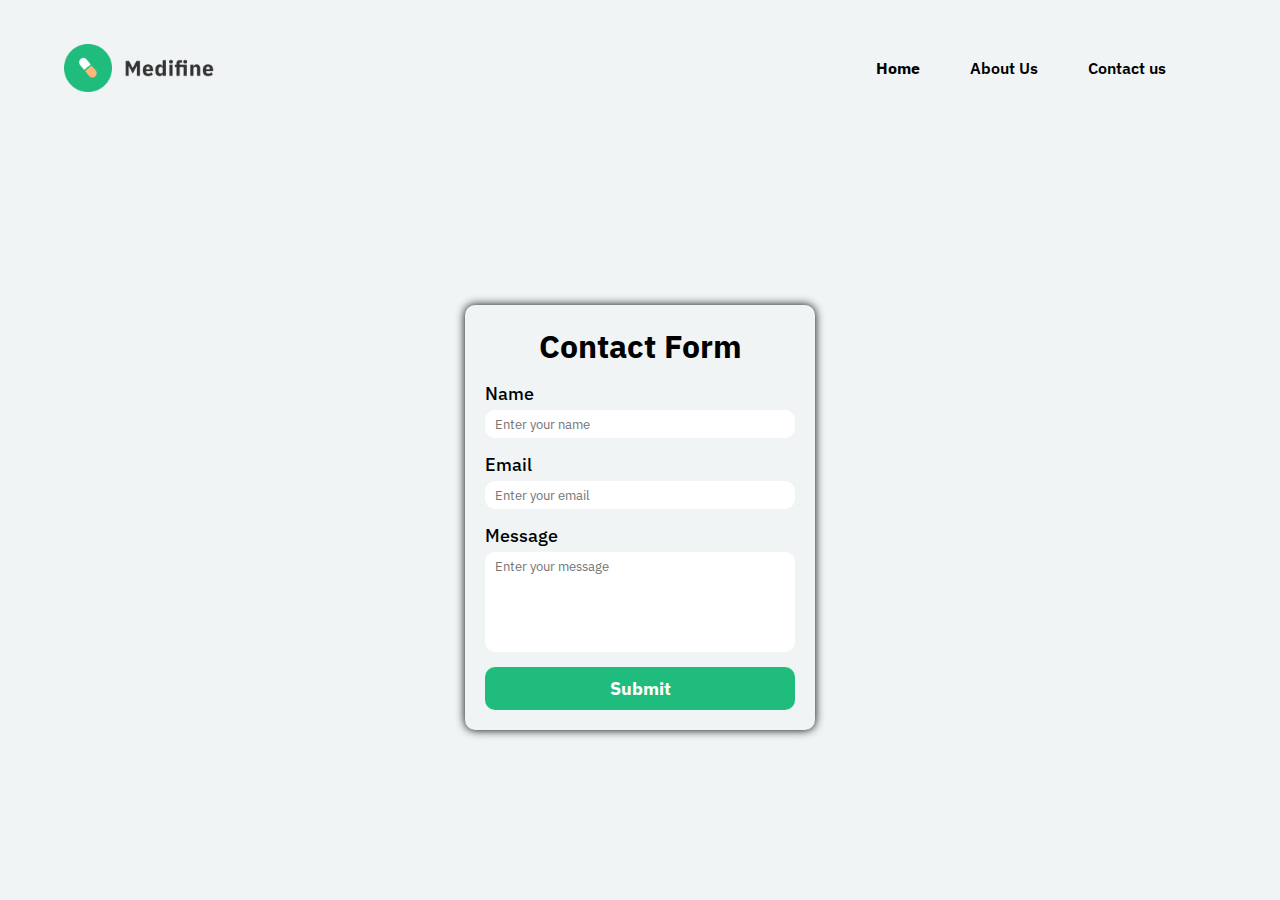
<file: main_page_assignment/Multi-Page Website/contact/contact.html>
<!DOCTYPE html>
<html lang="en">
  <head>
    <meta charset="UTF-8" />
    <meta http-equiv="X-UA-Compatible" content="IE=edge" />
    <meta name="viewport" content="width=device-width, initial-scale=1.0" />
    <title>Hospital Page</title>

    <!-- adding the google font -->
    <link rel="preconnect" href="https://fonts.googleapis.com" />
    <link rel="preconnect" href="https://fonts.gstatic.com" crossorigin />
    <link
      href="https://fonts.googleapis.com/css2?family=IBM+Plex+Sans:wght@200;300;400;500;600;700&family=Poppins:wght@200;300;400;500;600;700;800;900&display=swap"
      rel="stylesheet"
    />

    <!-- adding the css file -->
    <link rel="stylesheet" href="./contact.css" />
  </head>

  <body>
    <!-- creating the navigation menu -->
    <nav>
        <img src="../images/logo.png" alt="logo" />
        <a href="/"></a>
        <ul>
          <li><a href="/">Home</a></li>
          <li><a href="/about/about.html">About Us</a></li>
          <li><a href="/contact/contact.html">Contact us</a></li>
        </ul>
      </nav>

      <!-- creating the main section -->
      <main>
        <!-- creating the contact form -->
        <form>
          <h1>Contact Form</h1>

          <div>
            <label>Name</label>
            <input type="text" placeholder="Enter your name">
          </div>

          <div>
            <label>Email</label>
            <input type="text" placeholder="Enter your email">
          </div>

          <div>
            <label>Message</label>
            <textarea placeholder="Enter your message"></textarea>
          </div>

          <button>Submit</button>
        </form>
      </main>
  </body>
</html>
</file>
<file: main_page_assignment/Beats/style.css>
*{
   
    color: #ffffff;
    margin: 0;
    padding: 0;
    box-sizing: border-box;


    font-family: "Poppins", sans-serif;

}


li{
    list-style: none;
    cursor: pointer;
    font-weight: 700;
}

h1{
    font-size: 2.5em ;
    
}

h3{

    font-size: 1em ;
}

h5{

    font-size: 0.8em;
    color:  grey;
    font-weight: 180;
}


button{
    background-color: #1e1e21;
    border-style: none;
}
body{
    background-color: #0f0f10;
    padding: 2em 13em 2em 17em ;
}

.navigation{

    display: flex;
    flex-direction: row;
    justify-content: center;
    height: 55vh;
    
    
    
    
}


.navHeadphoneImg img{
   height: 50vh ; 

}

.navigation .nav-list ul{
    display: flex;
    gap: 50px;
    padding-left:   300px ;
    
    align-items: center;
}

.nav-list .nav-list-button button{

    padding: 12px 50px;
    border-radius: 10px;
}



.nav-logo .nav-list{
    margin-top: 20px;
}



header {
    display: flex;

    flex-direction: column;
    
    }


    header section{
        display: flex;
        flex-direction: column;
        align-self: end;

        margin-top: 70px;
        margin-right: 250px;
 
       position: absolute;

       
    }

    section .onear {
        margin-left: 70px;
        height: 15vh;

}

.onear img{
    height: 12vh;
}

.product-name h3{
    padding:  20px 0px;
}



section .product-buy-button button{
    padding: 7px;
    margin: 20px 0;
    padding: 10px 40px 20px;
    background-color: #1e1e21;
    border-radius: 15px;
    font-size: 14px;

    display: flex;
   
    align-items: end   ;
    justify-content: center;
    gap: 15px;

}

.main-section {
    display: flex;
    flex-direction: column;
    align-items: center;
    justify-content: center;
}








.social-media-logos{
   
 display: flex;
 justify-content: space-between;

    padding: 100px 100px;
    height: 20vh;
    width: 150vb;
    

}

.social-media-logos img{

    height: 25px;
    
}



/* specs   */
.specs{
    display: flex;
    justify-content: space-between;
    align-items: center;
    flex-direction: column;
    
    height: 100vh;
}




.specs-menu{

    display: flex;
    flex-direction: row;
    height: 80vh;
    justify-content: space-around;

    gap: 100px;
}

.specs-menu h3{
    font-weight: 100;
}

.spec-left-logo{

    margin: 25px;
}

#spec-list-arc {

    margin-left: 60px;
}

.parallel {

    display: flex;
    justify-content: center;
    align-items: center;

}
.case-right{
padding: 80px;
font-size: 18px;
line-height: 25px;
}

.case-left img{
    height: 350px;
}

.case-button button{

    display: flex;
    align-items: center;
    justify-content: center;
    gap: 30px;

    margin: 20px 0px ;
    padding: 5px 40px 17px 40px;
    border-radius: 15px;

}


 .container{

    
    height: 50vh;
    width:150vb ;
    background-color: #1e1e21;
    border: none;
    border-radius: 70px;
    
}

.case-bottom{
    display: flex;

    align-items: center;
    
}

.left{

   
    overflow:visible;
    padding: 105px 25px  200px 150px;
    line-height: 40px;
}

.right img{
    height: 40vh;
    margin: 30px 0px;
}

#buynow-button{

   

    border-style:none ;
    background-color: #0f0f10;
    padding: 5px 35px 15px 35px;
    border-radius: 20px;
}



.choose-your-style-img img{

    height: 100px;
    margin: 50px;
}


div .cards{

    
    display: flex;
    align-items: center;
    flex-wrap: wrap;
    gap: 50px;
    padding-left: 50px;
}

.card-headpones{

    height: 100px;
    width: 80px;
    z-index: 1;
    margin-bottom: 30px;
    margin-left: 24px;
    
    
}


 .card-items {

    
    background : #1e1e21;

    height: 150px ;
    width: 150px;
    
    border-style: none;
    border-radius: 20px;
    display: flex;
    flex-direction: column;
    justify-content: center;
    z-index: 0;
    padding: 0px 15px 20px 10px;



}
.card-info{
    z-index: 2;
    margin-bottom: 40px;

    display: flex;
    justify-content: center;
    align-items: center;
    gap: 10px;
}


.card-info h5{
    margin-top: 5px;
    font-weight: 550;
}



footer .footer{

    display: flex;
    justify-content: space-between ;
    align-items: center;
    margin: 50px;
    height: 20vh;
    width: 140vh;
}

.footer-list ul li{

    margin: 7px;


}

.social{

    display: flex;
    flex-direction: column;
    gap: 50px;

    
}
.subscribe{
    display: flex;flex-direction: row-reverse;
    justify-content: center;
    align-items: center;
    height: 55px;
    width: 400px;
    background: #181a1b;
    border-radius: 20px;
    border-style: none;
}
input {
    background: #181a1b;
    border-style: none;
    margin: 0px 10px 0px 40px;
}
input:focus {
    outline: none;
    
  }

  label {
    display: flex;
    
    align-items: center;
    height: 37px;
    width: 1050px;
    border-radius: 10px;
    border-style: none;
    margin-right: 20px;
    gap: 30px;
    background-color: #0f0f10;
    padding-left: 20px ;
  }


  .social-link{
    display: flex;
    justify-content: flex-start;
    align-items: center;
    gap: 25px;
  }
</file>
<file: main_page_assignment/Multi-Page Website/style.css>
*{
    margin: 0;
    padding: 0;
    box-sizing: border-box;
    
    /* fonts  */
     font-family: 'Gloock', serif;
font-family: 'Inter', sans-serif;
font-family: 'Mynerve', cursive;
font-family: 'Poppins', sans-serif; 
}


li{
    list-style: none;
    
}
a{
    text-decoration: none;
    font-weight: bolder;
    color: black;
    padding-right: 60px;
    font-size: medium;
}

h1{
    font-size: 50px;
    font-weight: 1000;
    font-family: 'Poppins', sans-serif;
}
button {
    background-color: #41d399;
    color: #fff;
    font-size: 20px;
    font-weight: bolder;
    padding: 25px 50px;
    border-style: none;
    border-radius: 50px;
    margin: 20px;
}
button:hover{
    color: #41d399;
    background-color: #fff;
}

.nav{
   
    padding: 20px;
    display: flex;
    justify-content: space-around;
    align-items:center;
    gap: 750px;

}

.nav_list ul{
    display: flex;
}

main{
   
    height: 90vh;
    display: flex;
    justify-content: space-around;
    padding: 50px;
}

.left{
    
    height: 80vh;
    width: 190vh;
    padding: 100px;
}

.right{
    
    height: 80vh;
    width:90vh;
    display: flex;
    flex-direction: column;
    justify-content: center;
    align-items: center;
    

}


#greenbox{
    z-index: 1;
    height: 520px;
    margin-top: 100px ;
    margin-left: 200px ;

}
#yellowbox{
    z-index: 2;
    height: 420px;
    margin: -470px 0px 45px 250px;
}

#doc_img{
    position: absolute;
    z-index: 3;
    height: 650px;
    margin: 0px 0px 0px 250px;
 }
 
 .arrow{
    display: flex;
    justify-content: flex-end;
    align-items: center;
    gap:10px;
    padding: 00px 0px 0px 520px;
    margin-top: -50px;
 }


 /* aboutus  */

 .aboutus_body{
    background-color: #f0f4f5;
 }
span{
    font-size: 30px;
    color: #41d399;
    font-weight: bolder;
    
}
 .aboutus {
    text-align: center;
    padding: 20px;
 }
.intro{

    height: 80vh;
    display: flex;
    flex-direction: column;
    padding-top: 100px;
    align-items: center;
}
 .intro_spec{

    height: 10vh;
    display: flex;
    margin-bottom: 150px;
   
 }

 .intro_cards{
    display: flex;
    flex-direction: column;
    align-items: center;
    justify-content: center;
    height: 100px;
    width: 200px;
    
    
    box-shadow: 2px 2px 20px 2px rgb(123, 127, 129) ;

    border-radius: 20px;
    margin-right: 40px;
    
 }

 h2{
    font-size: 20px;
 }



 /* contact us */

 #contactus_body{
    background-color: #f0f4f5;
 }

 .formcontainer{
   
    height: 85vh;
    display: flex;
    
    justify-content: center;
    align-items: center;
 }

 form{

    height: 60vh;
    width: 50vh;
    padding: 30px;

    box-shadow: 2px 2px 20px 2px rgb(123, 127, 129) ; 

    display: flex;
    flex-direction: column;
 }

 #contactus_Submit{
    background-color: #41d399;
    color: #fff;
    font-size: 20px;
    font-weight: bolder;
    padding: 10px 90px;
    border-style: none;
    border-radius: 30px;
    margin: 20px;
    
 }

 form>h1{
    font-size: 35px;
    font-weight: 700;
    padding-left: 45px;
    padding-bottom: 20px;
    
 }

 label{
    padding: 10px 5px 10px 0px;
    font-weight: bold;
 }

 input, textarea{
    border-style: none;
    padding: 5px;
 }
</file>
<file: main_page_assignment/Real Estate/style.css>
*{
    margin: 0;
  padding: 0;
  box-sizing: border-box;
 
  color: #fff;

}


body{
        /* fonts  */

        font-family: 'Gloock', serif;
        font-family: 'Inter', sans-serif;
        font-family: 'Mynerve', cursive;
        font-family: 'Poppins', sans-serif;
}

/* common style  */


span{
    color: #6663e9;
    font-size: 70px;
}

li{
    list-style: none;
    
}
a{
    text-decoration: none;
    color: #fff;
    cursor: pointer;
    
}
a:hover{
    color: #6663e9;
}

h1{
    font-size: 70px;
}
h2{
    color: black;
    text-align: center;
    font-size: 50px;
}
h3{
    color: black;
}

h5{
    color: #6663e9;
}
button{
    height: 45px;
    width: 145px;
    border-style: none;
    background: #6663e9;
    border-radius: 15px;
}
button:hover{
    color: #6663e9;
    background: #fff;
}



header{
    height: 110vh;
    background-image: linear-gradient(rgba(0, 0, 0, 0.5), rgba(0, 0, 0, 0.5)), url("./Photos/mainBackground.png");

    background-size: cover;

   

     

   
}

header .nav{
    display: flex;
    justify-content : center;
    align-items: center;
    padding: 60px 0px 27px 0px;
    

    
    
}

img[alt = "logo"]{
    height: 45px;
 
}

 .nav_list {
    display: flex;
    justify-content: center;
    align-items: center;
   
    
}

.nav_list a{
    font-size: 19px;

    padding: 20px;
    
}
.nav_list ul{

    margin-left: 450px;

}
.header{
    display: flex;
    flex-direction: column;
    align-items: center;

}
.header_line{
    background-color: #fff;
   

    height: 0.9px;
    width: 170vh;
}

.header_intro{
    display: flex;
    flex-direction: column;
    justify-content: center;
    align-items: start;

    gap: 30px;

    padding: 80px 0px 0px 160px;
}

.header_main{
    display: flex;
    flex-direction: column;
    
    align-items: center;
    padding: 168px;
   

}

.header_main .logo_box{
    background-color: #fff;
    height: 30vh;
    width: 190vh;
  
    border-radius: 40px;
    display: flex;
    justify-content: space-evenly;
    align-items: center;
   
   
   
    
}


/* main section  */

main{
    background: #f6f8fa;
    height: 550vh;
    display: flex;
    flex-direction: column;
    justify-content: flex-start;
    padding-top: 200px;
    align-items: center;
   

}


img[alt = "cards"]{
    height: 400px;
    width: 350px;
    border-radius: 20px;
    margin-bottom: -70px;
   
    
}

.card_info{
    background-color: #fff;
    padding: 20px;
    border-radius: 20px;

    height: 18vh;
    width: 40vh;
    margin-left: 30px;
    position: absolute;
    
}

.cards{
    display: flex;
    flex-direction: row;
    
    flex-wrap: wrap;
    
    justify-content: space-between;
    align-items: center;
    row-gap: 300px;

    padding: 100px;
    margin: 50px;

    
}



.below_cards{
    
     margin-top: 350px;
    height: 80vh;
    width: 200vh;
    
    
    display: flex;
    justify-content: space-between;
    
    gap: 50px;
}



.below_left{

    background-color: #6663e9;
    height: 50vh;
    width: 75vb;
  
    border-radius: 70px;
}

.img_border{
    background-color: #fff;
    height: 45vh;
    width: 50vb;
    margin-left: 90px;
    border-radius: 60px;
}

#below_left_img{
    height: 60vh;
    width: 59vb;
    border-radius: 60px;
     margin: -135px 120px;
    position: absolute;
}

.below_right{

    height: 50%;
    display: flex;
    flex-direction: column;
    align-items: flex-start;
    gap: 30px;
     

   
}

.below_cards1{

    display: flex;
    flex-direction: row-reverse;
    margin-top: 150px;
    padding: 30px;
}

.below_cards h2{
    text-align: left;
}

.below_cards button{
    padding: 20px 20px 35px 20px;
    font-size: 15px;
}

.subscribe{
    background-color: #6663e9;
    height: 100vh;
    width: 190vb;
    border-radius: 90px;
    margin: 50px;
    padding: 50px;

    display: flex;
    flex-direction: column;
     gap: 50px;
    align-items: center;
}

 input {
   background-color: #5654d1;
    padding: 20px 90px;
    border-radius: 25px;
    border-color: #5654d1;
    border-style:solid;
    background: url(./Icons/mail.png) no-repeat scroll 5px  ;

    
}

.subscribe button{
    color: #6663e9;
    background: #fff;
    padding: 20px 30px 40px 30px;
    border-radius: 50px;
    font-weight: bolder;
    font-size: large;
}

footer{
    display: flex;
    
    height: 60vh;
    padding: 150px;
    justify-content: space-between;
    align-items: center;
}

.footer_right{
    display: flex;
    justify-content: center;
    align-items: center;
    gap: 80px;
}

.footer_right li{
    color: black;
    line-height: 50px;
}

.footer_left{

    margin: 0px 0px 0px  -90px ;
    padding: 20px;
}

.social_img{
    padding: 10px 10px 20px 0px;
}
</file>
<file: main_page_assignment/Multi-Page Website/about/about.css>
/* css reset */
* {
  margin: 0;
  padding: 0;
  outline: 0;
  box-sizing: border-box;
  font-family: "IBM Plex Sans", sans-serif;
}

body {
  max-width: 1440px;
  background-color: #f0f4f5;
  overflow: hidden;
  margin: auto;
}

/* designing the navigation menu */
nav {
  height: 15vh;
  display: flex;
  align-items: center;
  justify-content: space-between;
  padding: 0 5%;
}

/* designing the logo */
nav img {
  width: 150px;
}

/* desiging the navigation menu links */
nav ul {
  display: flex;
  align-items: center;
}

nav ul li {
  list-style: none;
  margin-right: 50px;
  font-weight: 600;
}

nav ul li:first-child {
  font-weight: 700;
  color: #20bc7e;
}

a {
  text-decoration: none;
  color: black;
}

/* designing the main section */
main {
  height: 85vh;
  display: flex;
  flex-direction: column;
  align-items: center;
  justify-content: center;
  padding: 0 5%;
}

.hospitalDescription {
  width: 50%;
  text-align: center;
}

.hospitalDescription h1 {
  margin-bottom: 20px;
  color: #20BC7E;
}

.hospitalDescription p {
  font-size: 18px;
  font-weight: 400;
}

/* desinging the achievement card */
.achievement {
  display: flex;
  align-items: center;
  gap: 50px;
  margin-top: 50px;
}

.achievementCard {
  width: 200px;
  height: 100px;
  border-radius: 10px;
  box-shadow: 0 0 10px black;
  display: flex;
  flex-direction: column;
  align-items: center;
  justify-content: center;
}

.achievementCard span {
  font-size: 25px;
  font-weight: 700;
  color: #20BC7E;
}

.achievementCard p {
  font-size: 20px;
  font-weight: 500;
}
</file>
<file: main_page_assignment/Multi-Page Website/contact/contact.css>
/* css reset */
* {
    margin: 0;
    padding: 0;
    outline: 0;
    box-sizing: border-box;
    font-family: "IBM Plex Sans", sans-serif;
  }
  
  body {
    max-width: 1440px;
    background-color: #f0f4f5;
    overflow: hidden;
    margin: auto;
  }
  
  /* designing the navigation menu */
  nav {
    height: 15vh;
    display: flex;
    align-items: center;
    justify-content: space-between;
    padding: 0 5%;
  }
  
  /* designing the logo */
  nav img {
    width: 150px;
  }
  
  /* desiging the navigation menu links */
  nav ul {
    display: flex;
    align-items: center;
  }
  
  nav ul li {
    list-style: none;
    margin-right: 50px;
    font-weight: 600;
  }
  
  nav ul li:first-child {
    font-weight: 700;
    color: #20bc7e;
  }
  
  a {
    text-decoration: none;
    color: black;
  }

  /* designing the main section and form */
  main{
    height: 85vh;
    display: flex;
    align-items: center;
    justify-content: center;
  }

  form{
    width: 350px;
    box-shadow: 0 0 10px black;
    border-radius: 10px;
    padding: 20px;
    display: flex;
    flex-direction: column;
    gap: 15px;
  }

  form h1{
    text-align: center;
  }

  form div{
    display: flex;
    flex-direction: column;
  }

  form div label{
    font-size: 18px;
    font-weight: 500;
    margin-bottom: 5px;
  }

  form div input{
    border: transparent;
    border-radius: 10px;
    padding: 5px 10px;
  }

  form div textarea{
    resize: none;
    height: 100px;
    border: transparent;
    border-radius: 10px;
    padding: 5px 10px;
  }

  form button{
    border: transparent;
    border-radius: 10px;
    background: #20BC7E;
    color: white;
    font-size: 18px;
    font-weight: bold;
    padding: 10px;
    cursor: pointer;
  }
</file>
